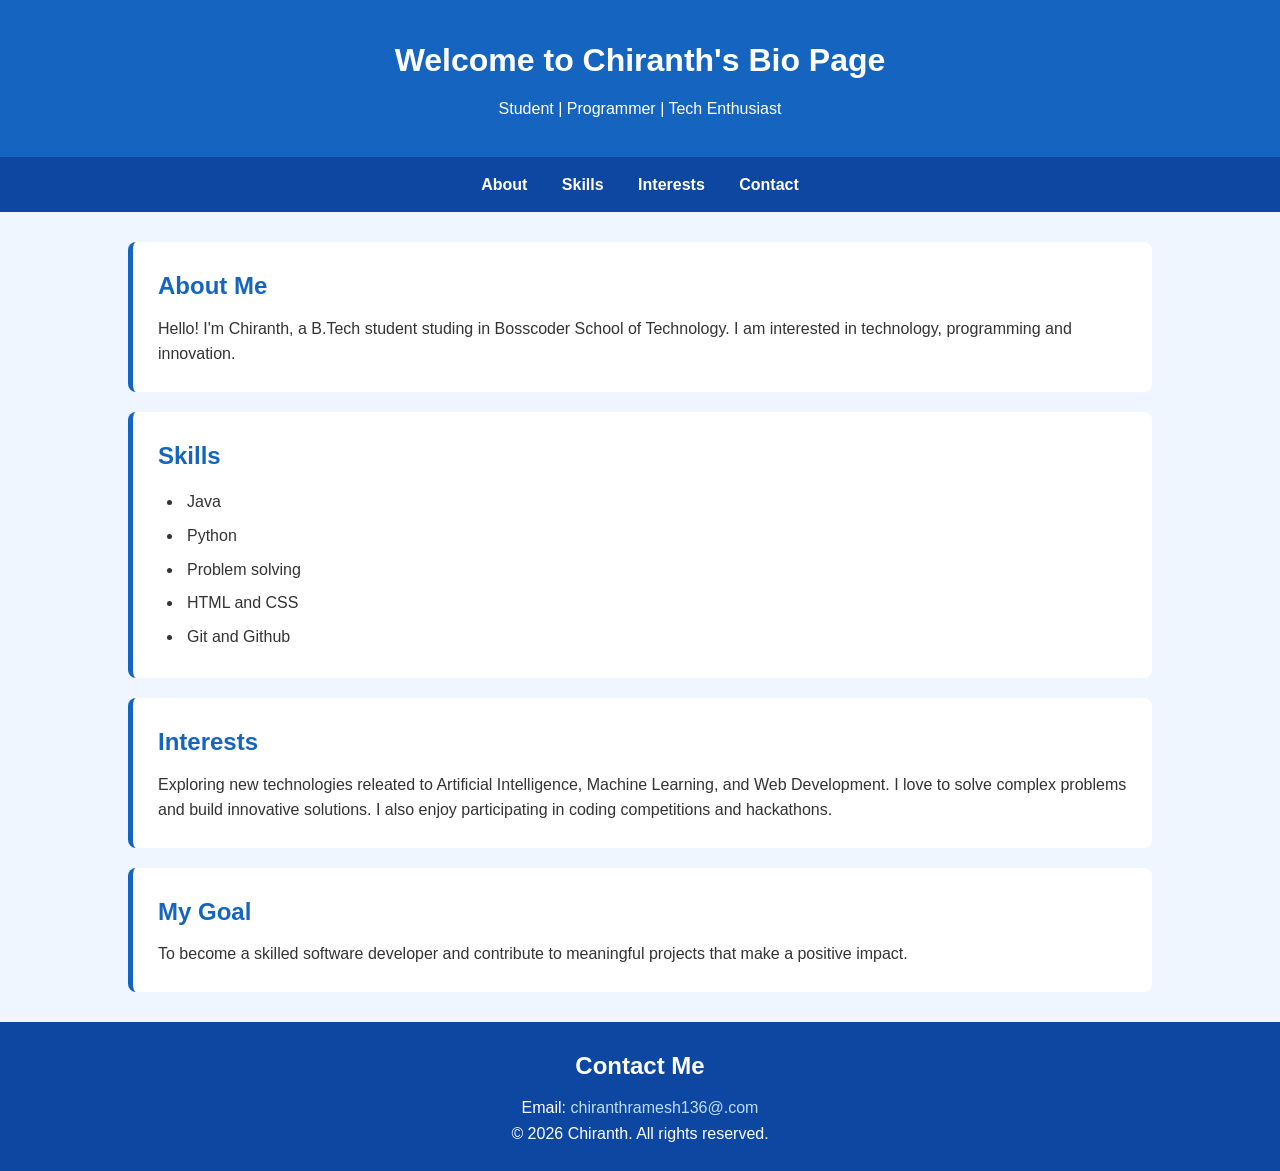
<file: P05-bio-page/index.html>
<!DOCTYPE html>
<html lang="en">

<head>
    <meta charset="UTF-8">
    <meta name="viewport" content="width=device-width, initial-scale=1.0">
    <title>About Me</title>
    <link rel="stylesheet" href="style.css">
</head>

<body>
    <header>
        <h1>Welcome to Chiranth's Bio Page</h1>
        <p>Student | Programmer | Tech Enthusiast</p>
    </header>

    <nav>
        <a href="#about">About</a>
        <a href="#skills">Skills</a>
        <a href="#interests">Interests</a>
        <a href="#contact">Contact</a>
    </nav>

    <main>

        <article id="about">
            <h2>About Me</h2>
            <p>
                Hello! I'm Chiranth, a B.Tech student studing in Bosscoder School of Technology.
                I am interested in technology, programming and innovation.
            </p>
        </article>

        <section id="skills">
            <h2>Skills</h2>
            <ul>
                <li>Java</li>
                <li>Python</li>
                <li>Problem solving</li>
                <li>HTML and CSS</li>
                <li>Git and Github</li>
            </ul>
        </section>

        <section id="interests">
            <h2>Interests</h2>
            <p>
                Exploring new technologies releated to Artificial Intelligence,
                Machine Learning, and Web Development.
                I love to solve complex problems and build innovative solutions.
                I also enjoy participating in coding competitions and hackathons.
            </p>
        </section>

        <aside>
            <h2>My Goal</h2>
            <p>To become a skilled software developer and contribute to meaningful projects that make a positive impact.</p>
        </aside>

    </main>

    <footer id="contact">
        <h2>Contact Me</h2>
        <p>Email: <a href="mailto:chiranthramesh136@.com">chiranthramesh136@.com</a></p>
        <p>&copy; 2026 Chiranth. All rights reserved.</p>
    </footer>

</body>

</html>
</file>
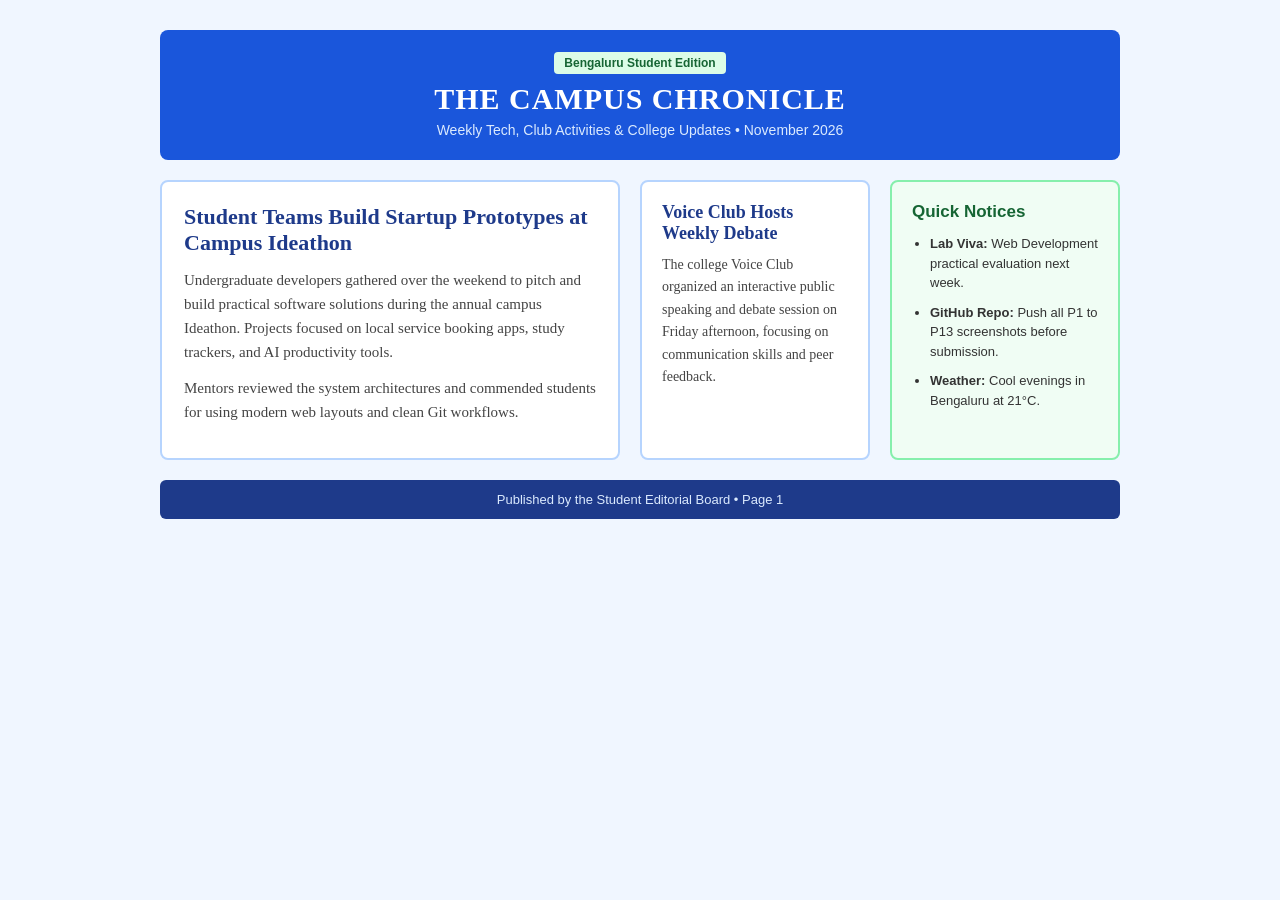
<file: P11-newspaper-grid/index.html>
<!DOCTYPE html>
<html lang="en">

<head>
    <meta charset="UTF-8">
    <meta name="viewport" content="width=device-width, initial-scale=1.0">
    <title>Programme 11 - Newspaper Grid Layout</title>
    <link rel="stylesheet" href="style.css">
</head>

<body>

    <div class="news">
        <header class="head">
            <span class="tag">Bengaluru Student Edition</span>
            <h1>THE CAMPUS CHRONICLE</h1>
            <p>Weekly Tech, Club Activities & College Updates • November 2026</p>
        </header>

        <article class="big">
            <h2>Student Teams Build Startup Prototypes at Campus Ideathon</h2>
            <p>Undergraduate developers gathered over the weekend to pitch and build practical software solutions during
                the annual campus Ideathon. Projects focused on local service booking apps, study trackers, and AI
                productivity tools.</p>
            <p>Mentors reviewed the system architectures and commended students for using modern web layouts and clean
                Git workflows.</p>
        </article>

        <article class="mid">
            <h3>Voice Club Hosts Weekly Debate</h3>
            <p>The college Voice Club organized an interactive public speaking and debate session on Friday afternoon,
                focusing on communication skills and peer feedback.</p>
        </article>

        <aside class="side">
            <h3>Quick Notices</h3>
            <ul>
                <li><strong>Lab Viva:</strong> Web Development practical evaluation next week.</li>
                <li><strong>GitHub Repo:</strong> Push all P1 to P13 screenshots before submission.</li>
                <li><strong>Weather:</strong> Cool evenings in Bengaluru at 21°C.</li>
            </ul>
        </aside>

        <footer class="foot">
            <p>Published by the Student Editorial Board • Page 1</p>
        </footer>
    </div>

</body>

</html>
</file>
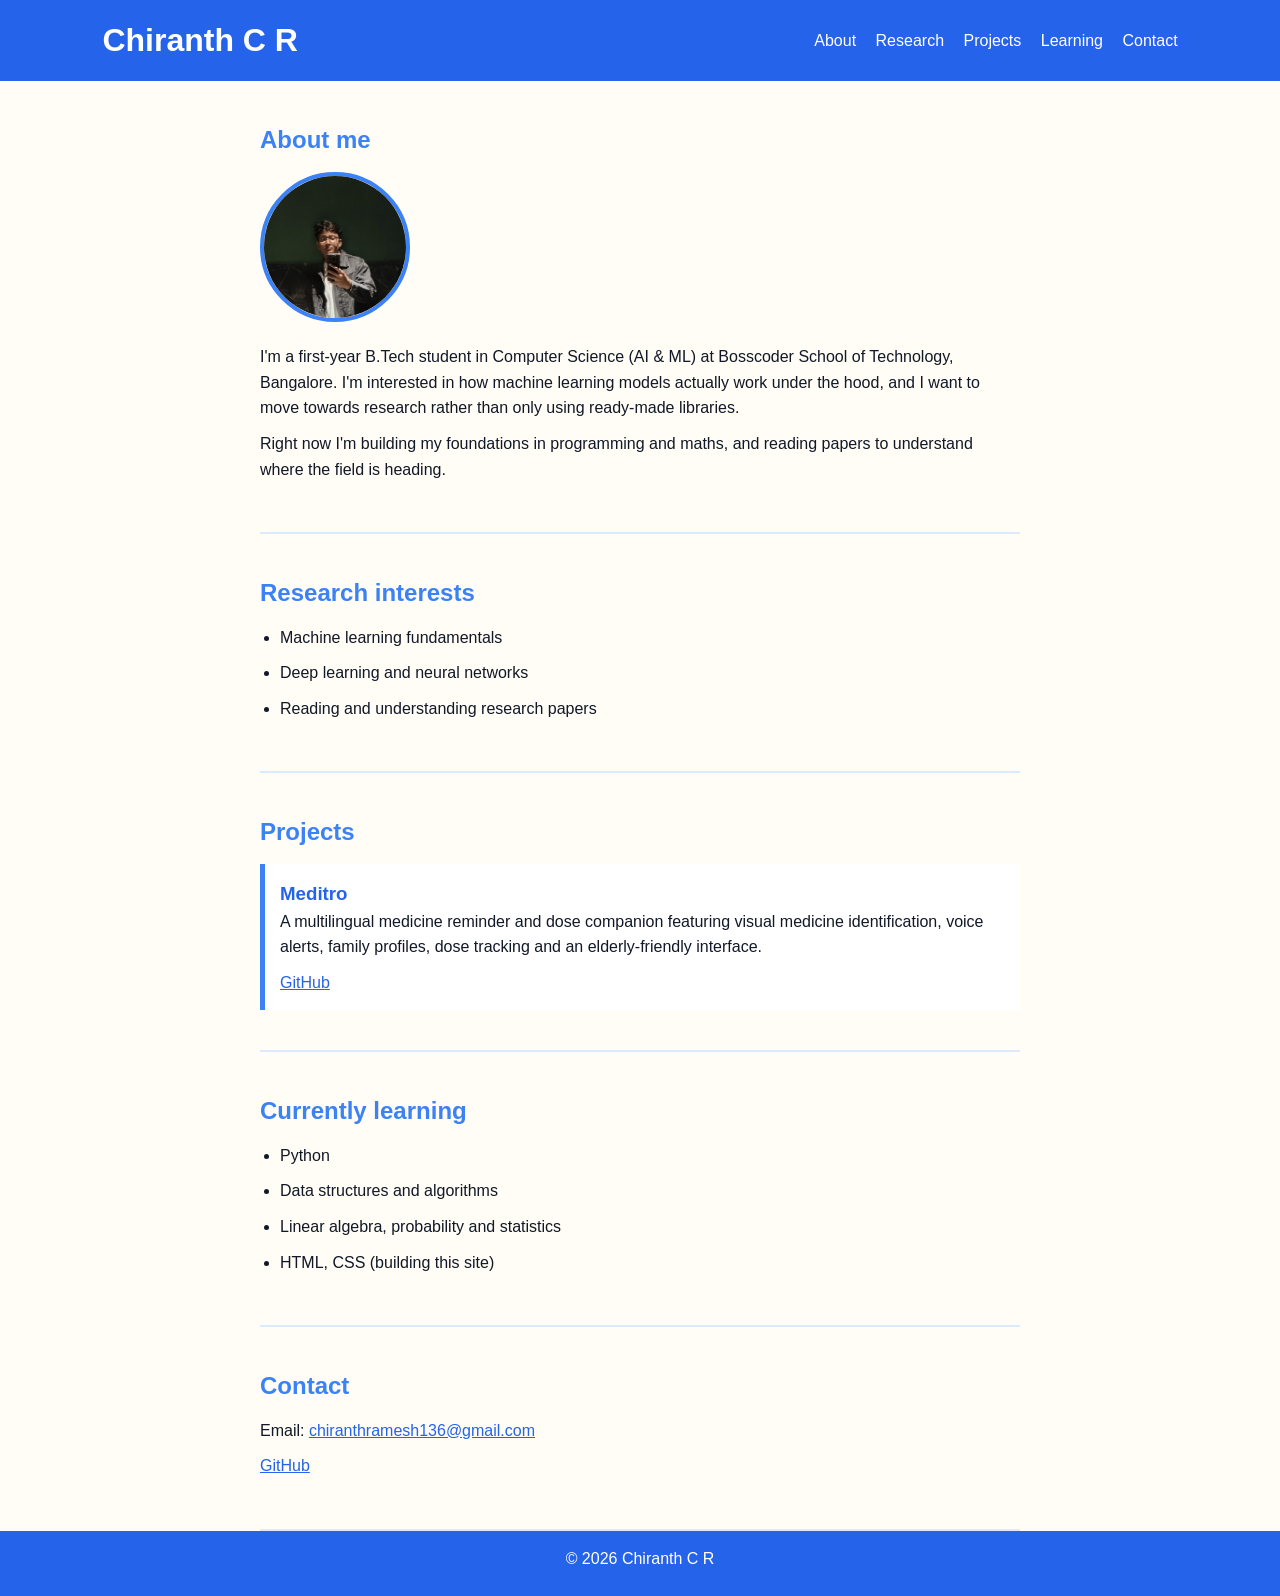
<file: P06-full-portfolio/index1.html>
<!DOCTYPE html>
<html lang="en">

<head>
    <meta charset="UTF-8">
    <meta name="viewport" content="width=device-width, initial-scale=1.0">
    <title>Chiranth C R | Portfolio</title>
    <link rel="stylesheet" href="style1.css">
</head>

<body>

    <header>
        <h1>Chiranth C R</h1>
        <nav>
            <a href="#about">About</a>
            <a href="#research">Research</a>
            <a href="#projects">Projects</a>
            <a href="#learning">Learning</a>
            <a href="#contact">Contact</a>
        </nav>
    </header>

    <main>
        <section id="about">
            <h2>About me</h2>
            <img src="images/me.jpg" alt="Chiranth C R">
            <p>
                I'm a first-year B.Tech student in Computer Science (AI &amp; ML) at
                Bosscoder School of Technology, Bangalore. I'm interested in how
                machine learning models actually work under the hood, and I want to
                move towards research rather than only using ready-made libraries.
            </p>
            <p>
                Right now I'm building my foundations in programming and maths, and
                reading papers to understand where the field is heading.
            </p>
        </section>

        <section id="research">
            <h2>Research interests</h2>
            <ul>
                <li>Machine learning fundamentals</li>
                <li>Deep learning and neural networks</li>
                <li>Reading and understanding research papers</li>
            </ul>
        </section>

        <section id="projects">
            <h2>Projects</h2>

            <article>
                <h3>Meditro</h3>
                <p>
                    A multilingual medicine reminder and dose companion featuring visual medicine identification,
                    voice alerts, family profiles, dose tracking and an elderly-friendly interface.
                </p>
                <a href="https://github.com/Vasilias7/Meditro">GitHub</a>
            </article>
        </section>

        <section id="learning">
            <h2>Currently learning</h2>
            <ul>
                <li>Python</li>
                <li>Data structures and algorithms</li>
                <li>Linear algebra, probability and statistics</li>
                <li>HTML, CSS (building this site)</li>
            </ul>
        </section>

        <section id="contact">
            <h2>Contact</h2>
            <p>Email: <a href="mailto:chiranthramesh136@gmail.com">chiranthramesh136@gmail.com</a></p>
            <p>
                <a href=https://github.com/lightingdecree>GitHub</a>
            </p>
        </section>
    </main>

    <footer>
        <p>&copy; 2026 Chiranth C R</p>
    </footer>

</body>

</html>
</file>
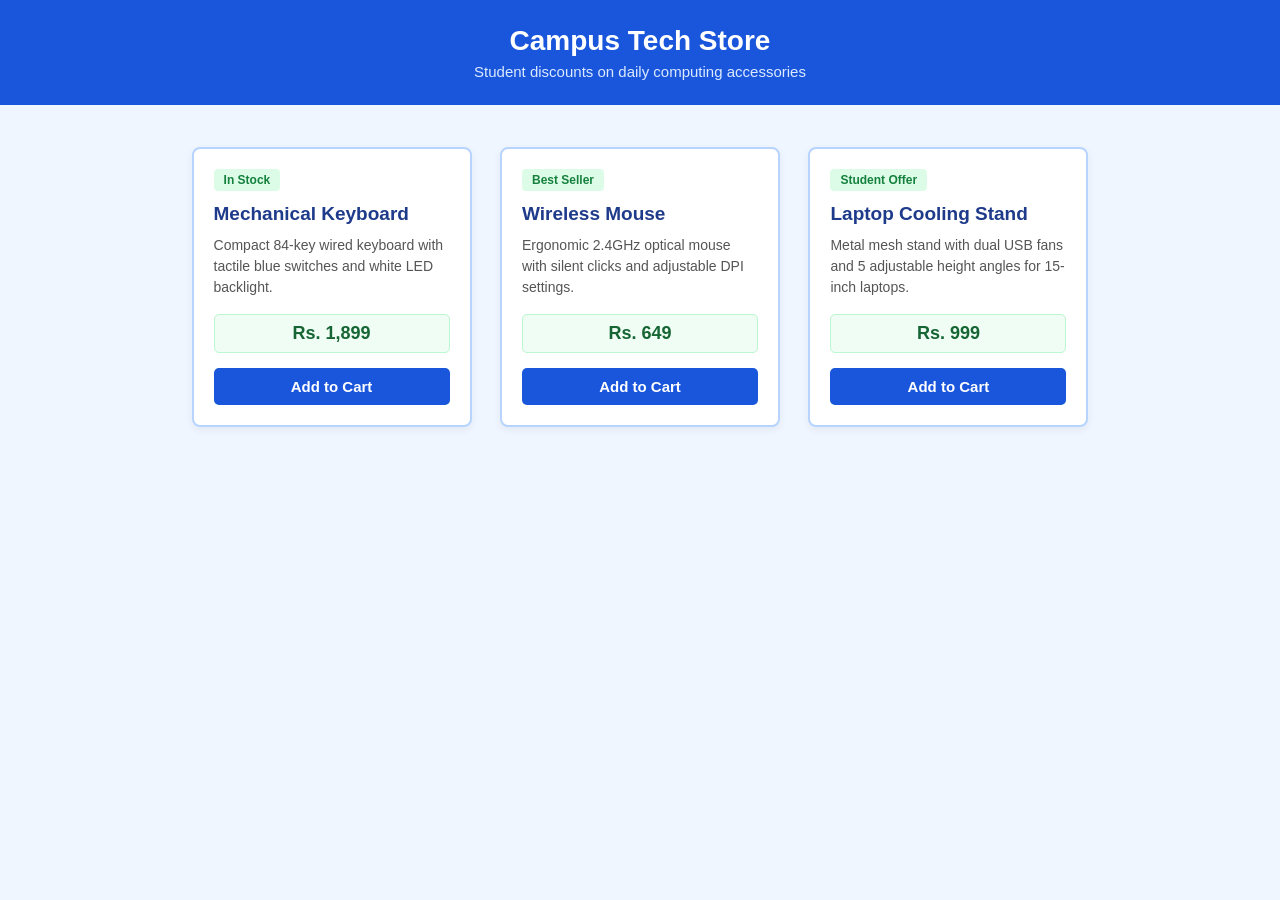
<file: P07-design-tokens/index2.html>
<!DOCTYPE html>
<html lang="en">

<head>
    <meta charset="UTF-8">
    <meta name="viewport" content="width=device-width, initial-scale=1.0">
    <title>Programme 7 - Product Cards</title>
    <link rel="stylesheet" href="style2.css">
</head>

<body>

    <div class="header">
        <h1>Campus Tech Store</h1>
        <p>Student discounts on daily computing accessories</p>
    </div>

    <div class="main-box">

        <div class="card">
            <span class="tag">In Stock</span>
            <h3>Mechanical Keyboard</h3>
            <p class="desc">Compact 84-key wired keyboard with tactile blue switches and white LED backlight.</p>
            <div class="price">Rs. 1,899</div>
            <button class="btn">Add to Cart</button>
        </div>

        <div class="card">
            <span class="tag">Best Seller</span>
            <h3>Wireless Mouse</h3>
            <p class="desc">Ergonomic 2.4GHz optical mouse with silent clicks and adjustable DPI settings.</p>
            <div class="price">Rs. 649</div>
            <button class="btn">Add to Cart</button>
        </div>

        <div class="card">
            <span class="tag">Student Offer</span>
            <h3>Laptop Cooling Stand</h3>
            <p class="desc">Metal mesh stand with dual USB fans and 5 adjustable height angles for 15-inch laptops.</p>
            <div class="price">Rs. 999</div>
            <button class="btn">Add to Cart</button>
        </div>

    </div>

</body>

</html>
</file>
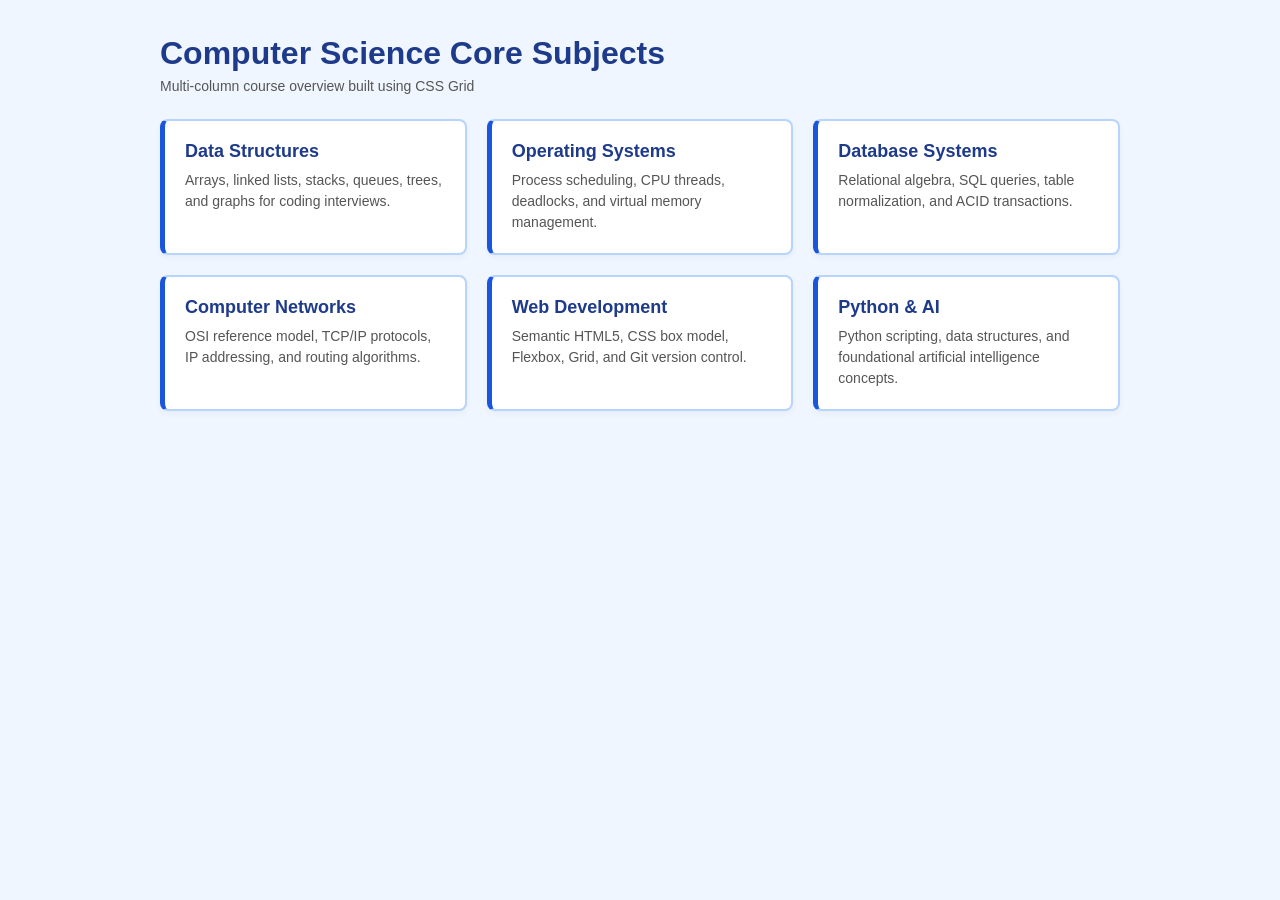
<file: P10-grid-columns/index5.html>
<!DOCTYPE html>
<html lang="en">

<head>
    <meta charset="UTF-8">
    <meta name="viewport" content="width=device-width, initial-scale=1.0">
    <title>Programme 10 - CSS Grid Multi-Column Layout</title>
    <link rel="stylesheet" href="style5.css">
</head>

<body>

    <div class="main">
        <h1>Computer Science Core Subjects</h1>
        <p class="sub">Multi-column course overview built using CSS Grid</p>

        <div class="grid">
            <div class="box">
                <h3>Data Structures</h3>
                <p>Arrays, linked lists, stacks, queues, trees, and graphs for coding interviews.</p>
            </div>

            <div class="box">
                <h3>Operating Systems</h3>
                <p>Process scheduling, CPU threads, deadlocks, and virtual memory management.</p>
            </div>

            <div class="box">
                <h3>Database Systems</h3>
                <p>Relational algebra, SQL queries, table normalization, and ACID transactions.</p>
            </div>

            <div class="box">
                <h3>Computer Networks</h3>
                <p>OSI reference model, TCP/IP protocols, IP addressing, and routing algorithms.</p>
            </div>

            <div class="box">
                <h3>Web Development</h3>
                <p>Semantic HTML5, CSS box model, Flexbox, Grid, and Git version control.</p>
            </div>

            <div class="box">
                <h3>Python & AI</h3>
                <p>Python scripting, data structures, and foundational artificial intelligence concepts.</p>
            </div>
        </div>
    </div>

</body>

</html>
</file>
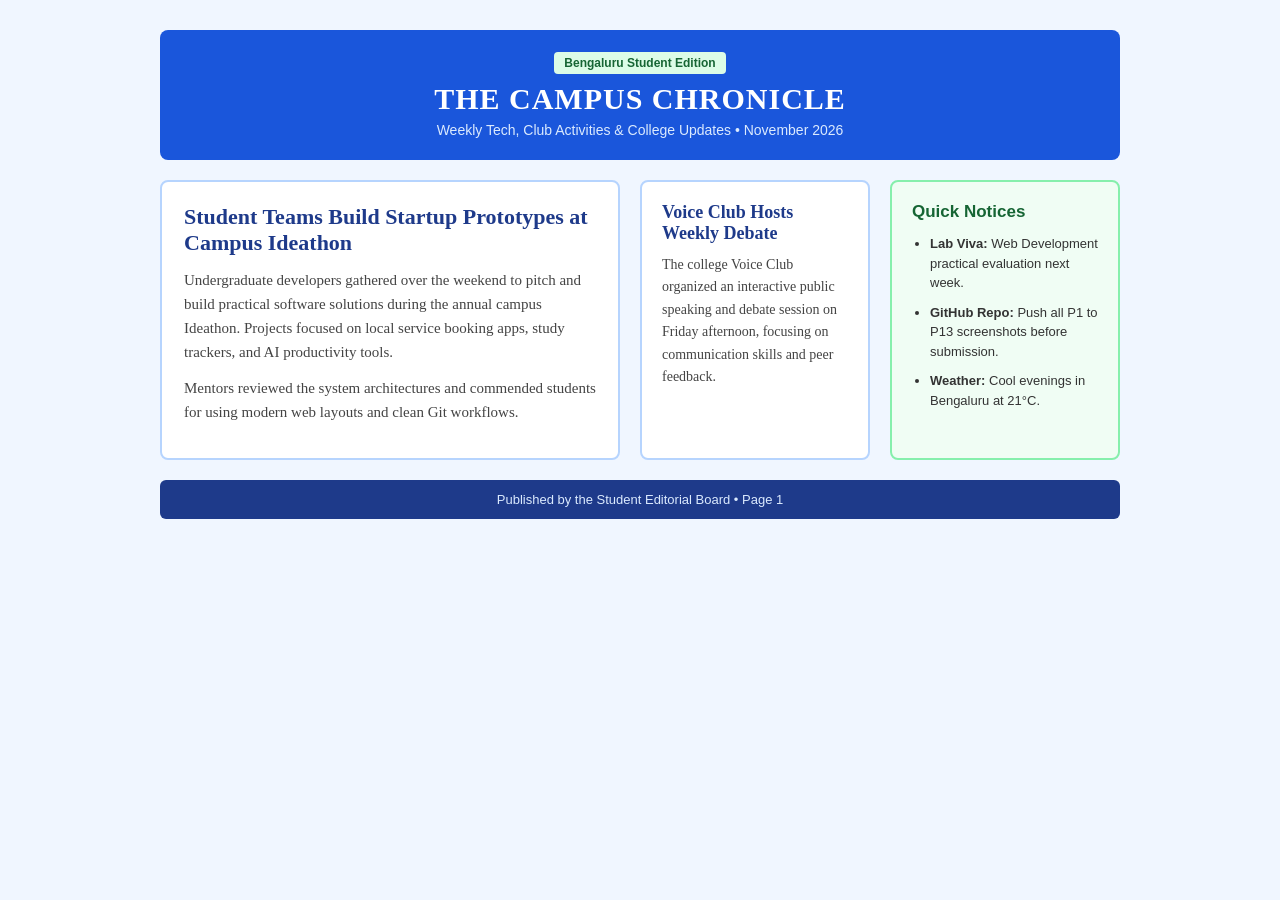
<file: P11-newspaper-grid/index6.html>
<!DOCTYPE html>
<html lang="en">

<head>
    <meta charset="UTF-8">
    <meta name="viewport" content="width=device-width, initial-scale=1.0">
    <title>Programme 11 - Newspaper Grid Layout</title>
    <link rel="stylesheet" href="style6.css">
</head>

<body>

    <div class="news">
        <header class="head">
            <span class="tag">Bengaluru Student Edition</span>
            <h1>THE CAMPUS CHRONICLE</h1>
            <p>Weekly Tech, Club Activities & College Updates • November 2026</p>
        </header>

        <article class="big">
            <h2>Student Teams Build Startup Prototypes at Campus Ideathon</h2>
            <p>Undergraduate developers gathered over the weekend to pitch and build practical software solutions during
                the annual campus Ideathon. Projects focused on local service booking apps, study trackers, and AI
                productivity tools.</p>
            <p>Mentors reviewed the system architectures and commended students for using modern web layouts and clean
                Git workflows.</p>
        </article>

        <article class="mid">
            <h3>Voice Club Hosts Weekly Debate</h3>
            <p>The college Voice Club organized an interactive public speaking and debate session on Friday afternoon,
                focusing on communication skills and peer feedback.</p>
        </article>

        <aside class="side">
            <h3>Quick Notices</h3>
            <ul>
                <li><strong>Lab Viva:</strong> Web Development practical evaluation next week.</li>
                <li><strong>GitHub Repo:</strong> Push all P1 to P13 screenshots before submission.</li>
                <li><strong>Weather:</strong> Cool evenings in Bengaluru at 21°C.</li>
            </ul>
        </aside>

        <footer class="foot">
            <p>Published by the Student Editorial Board • Page 1</p>
        </footer>
    </div>

</body>

</html>
</file>
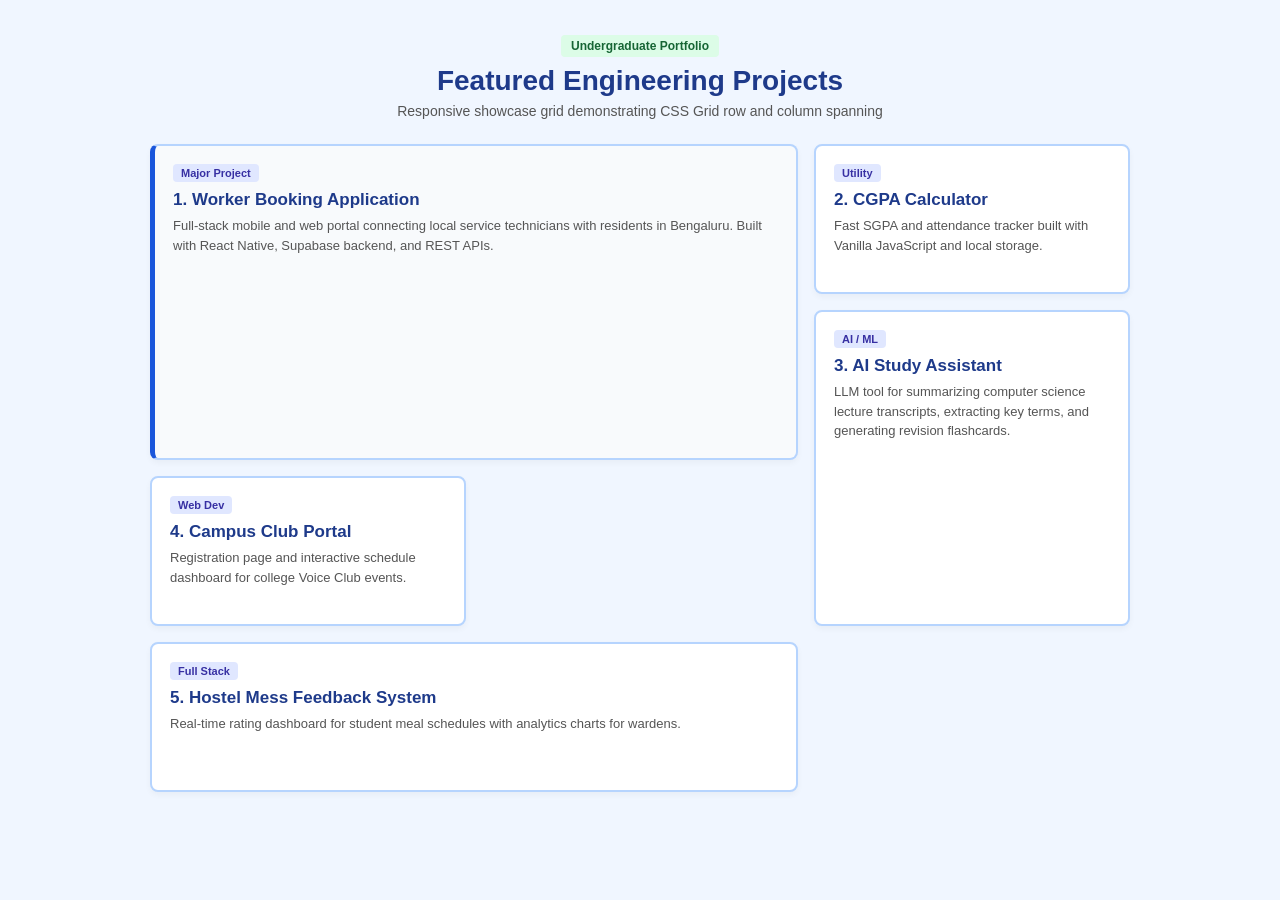
<file: P12-projects-grid/index7.html>
<!DOCTYPE html>
<html lang="en">

<head>
    <meta charset="UTF-8">
    <meta name="viewport" content="width=device-width, initial-scale=1.0">
    <title>Programme 12 - Advanced CSS Grid Spanning</title>
    <link rel="stylesheet" href="style7.css">
</head>

<body>

    <div class="main">
        <div class="header">
            <span class="tag">Undergraduate Portfolio</span>
            <h1>Featured Engineering Projects</h1>
            <p>Responsive showcase grid demonstrating CSS Grid row and column spanning</p>
        </div>

        <div class="grid">
            <!-- Spans 2 columns and 2 rows -->
            <div class="box wide tall featured">
                <span class="badge">Major Project</span>
                <h3>1. Worker Booking Application</h3>
                <p>Full-stack mobile and web portal connecting local service technicians with residents in Bengaluru.
                    Built with React Native, Supabase backend, and REST APIs.</p>
            </div>

            <!-- Regular 1x1 card -->
            <div class="box">
                <span class="badge">Utility</span>
                <h3>2. CGPA Calculator</h3>
                <p>Fast SGPA and attendance tracker built with Vanilla JavaScript and local storage.</p>
            </div>

            <!-- Spans 2 rows vertically -->
            <div class="box tall">
                <span class="badge">AI / ML</span>
                <h3>3. AI Study Assistant</h3>
                <p>LLM tool for summarizing computer science lecture transcripts, extracting key terms, and generating
                    revision flashcards.</p>
            </div>

            <!-- Regular 1x1 card -->
            <div class="box">
                <span class="badge">Web Dev</span>
                <h3>4. Campus Club Portal</h3>
                <p>Registration page and interactive schedule dashboard for college Voice Club events.</p>
            </div>

            <!-- Spans 2 columns horizontally -->
            <div class="box wide">
                <span class="badge">Full Stack</span>
                <h3>5. Hostel Mess Feedback System</h3>
                <p>Real-time rating dashboard for student meal schedules with analytics charts for wardens.</p>
            </div>
        </div>
    </div>

</body>

</html>
</file>
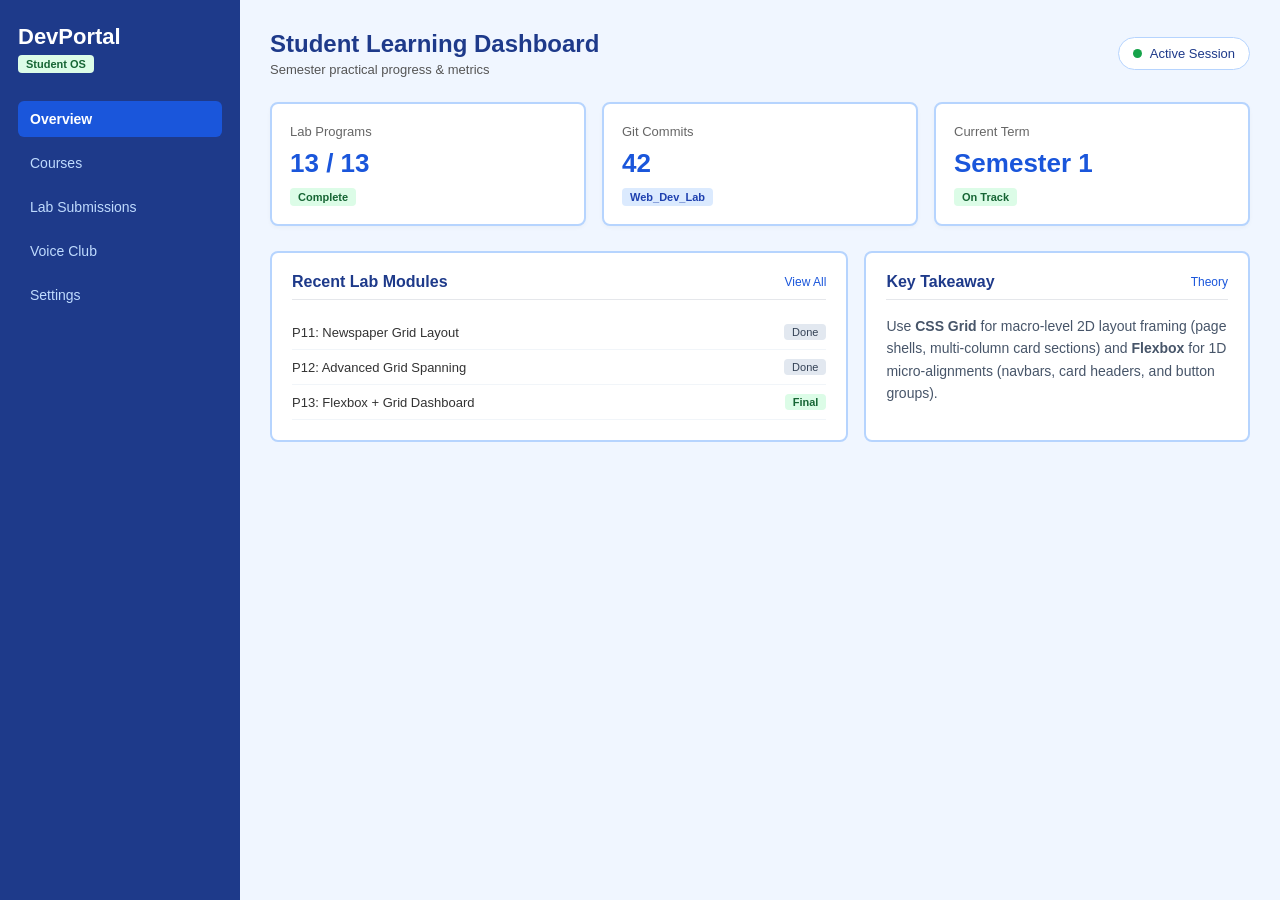
<file: P13-dashboard-layout/index8.html>
<!DOCTYPE html>
<html lang="en">

<head>
    <meta charset="UTF-8">
    <meta name="viewport" content="width=device-width, initial-scale=1.0">
    <title>Programme 13 - Combined Flexbox and Grid Dashboard</title>
    <link rel="stylesheet" href="style8.css">
</head>

<body>

    <!-- Macro layout shell built with CSS Grid -->
    <div class="dashboard">

        <!-- Sidebar Navigation -->
        <aside class="sidebar">
            <div class="brand">
                <h2>DevPortal</h2>
                <span class="badge">Student OS</span>
            </div>
            <nav class="nav-links">
                <a href="#" class="active">Overview</a>
                <a href="#">Courses</a>
                <a href="#">Lab Submissions</a>
                <a href="#">Voice Club</a>
                <a href="#">Settings</a>
            </nav>
        </aside>

        <!-- Main Content Area -->
        <main class="main-content">

            <!-- Header aligned with Flexbox -->
            <header class="top-bar">
                <div>
                    <h1>Student Learning Dashboard</h1>
                    <p>Semester practical progress & metrics</p>
                </div>
                <div class="user-pill">
                    <span class="dot"></span> Active Session
                </div>
            </header>

            <!-- Metric Cards Grid -->
            <section class="stats-grid">
                <div class="stat-card">
                    <span class="stat-label">Lab Programs</span>
                    <h3>13 / 13</h3>
                    <p class="tag green">Complete</p>
                </div>
                <div class="stat-card">
                    <span class="stat-label">Git Commits</span>
                    <h3>42</h3>
                    <p class="tag blue">Web_Dev_Lab</p>
                </div>
                <div class="stat-card">
                    <span class="stat-label">Current Term</span>
                    <h3>Semester 1</h3>
                    <p class="tag green">On Track</p>
                </div>
            </section>

            <!-- Lower Panels Grid -->
            <section class="panels-grid">
                <div class="panel">
                    <div class="panel-header">
                        <h3>Recent Lab Modules</h3>
                        <span class="small-link">View All</span>
                    </div>
                    <ul class="activity-list">
                        <li>
                            <span>P11: Newspaper Grid Layout</span>
                            <span class="pill">Done</span>
                        </li>
                        <li>
                            <span>P12: Advanced Grid Spanning</span>
                            <span class="pill">Done</span>
                        </li>
                        <li>
                            <span>P13: Flexbox + Grid Dashboard</span>
                            <span class="pill active">Final</span>
                        </li>
                    </ul>
                </div>

                <div class="panel">
                    <div class="panel-header">
                        <h3>Key Takeaway</h3>
                        <span class="small-link">Theory</span>
                    </div>
                    <p class="note">
                        Use <strong>CSS Grid</strong> for macro-level 2D layout framing (page shells, multi-column card
                        sections) and <strong>Flexbox</strong> for 1D micro-alignments (navbars, card headers, and
                        button groups).
                    </p>
                </div>
            </section>

        </main>
    </div>

</body>

</html>
</file>
<file: P05-bio-page/style.css>
/* General Styling */
* {
    margin: 0;
    padding: 0;
    box-sizing: border-box;
}

body {
    font-family: Arial, sans-serif;
    background-color: #f0f6ff;
    color: #333;
    line-height: 1.6;
}

/* Header */
header {
    background-color: #1565c0;
    color: white;
    text-align: center;
    padding: 35px;
}

header h1 {
    font-size: 32px;
}

header p {
    margin-top: 10px;
}

/* Navigation */
nav {
    background-color: #0d47a1;
    text-align: center;
    padding: 15px;
}

nav a {
    color: white;
    text-decoration: none;
    margin: 15px;
    font-weight: bold;
}

nav a:hover {
    color: #bbdefb;
}

/* Main Content */
main {
    width: 80%;
    margin: 30px auto;
}

/* Sections */
article,
section,
aside {
    background-color: white;
    padding: 25px;
    margin-bottom: 20px;
    border-radius: 8px;
    border-left: 5px solid #1565c0;
}

/* Headings */
h2 {
    color: #1565c0;
    margin-bottom: 10px;
}

/* Skills List */
ul {
    padding-left: 25px;
}

li {
    padding: 4px;
}

/* Footer */
footer {
    background-color: #0d47a1;
    color: white;
    text-align: center;
    padding: 25px;
}

footer h2 {
    color: white;
}

footer a {
    color: #bbdefb;
    text-decoration: none;
}

footer a:hover {
    text-decoration: underline;
}

/* Responsive Design */
@media (max-width: 600px) {
    main {
        width: 92%;
    }

    nav a {
        display: inline-block;
        margin: 5px;
    }

    header h1 {
        font-size: 24px;
    }
}
</file>
<file: P11-newspaper-grid/style.css>
* {
    box-sizing: border-box;
    margin: 0;
    padding: 0;
}

body {
    font-family: Georgia, serif;
    background-color: #f0f6ff;
    color: #222222;
    padding: 30px 15px;
}

/* 3-column newspaper layout using CSS Grid template areas */
.news {
    max-width: 960px;
    margin: 0 auto;
    display: grid;
    grid-template-columns: 2fr 1fr 1fr;
    grid-template-areas:
        "head head head"
        "big  mid  side"
        "foot foot foot";
    gap: 20px;
}

.head {
    grid-area: head;
    background-color: #1a56db;
    color: #ffffff;
    text-align: center;
    padding: 22px 15px;
    border-radius: 8px;
}

.tag {
    display: inline-block;
    font-family: Arial, sans-serif;
    background-color: #dcfce7;
    color: #166534;
    font-size: 12px;
    font-weight: bold;
    padding: 4px 10px;
    border-radius: 4px;
    margin-bottom: 8px;
}

.head h1 {
    font-size: 30px;
    letter-spacing: 1px;
    margin-bottom: 6px;
}

.head p {
    font-family: Arial, sans-serif;
    font-size: 14px;
    color: #dbeafe;
}

.big {
    grid-area: big;
    background-color: #ffffff;
    padding: 22px;
    border: 2px solid #b6d4fe;
    border-radius: 8px;
}

.big h2 {
    color: #1e3a8a;
    font-size: 22px;
    margin-bottom: 12px;
}

.big p {
    font-size: 15px;
    color: #444444;
    line-height: 1.6;
    margin-bottom: 12px;
}

.mid {
    grid-area: mid;
    background-color: #ffffff;
    padding: 20px;
    border: 2px solid #b6d4fe;
    border-radius: 8px;
}

.mid h3 {
    color: #1e3a8a;
    font-size: 18px;
    margin-bottom: 10px;
}

.mid p {
    font-size: 14px;
    color: #444444;
    line-height: 1.6;
}

.side {
    grid-area: side;
    background-color: #f0fdf4;
    padding: 20px;
    border: 2px solid #86efac;
    border-radius: 8px;
    font-family: Arial, sans-serif;
}

.side h3 {
    color: #166534;
    font-size: 17px;
    margin-bottom: 12px;
}

.side ul {
    padding-left: 18px;
}

.side li {
    font-size: 13px;
    color: #333333;
    line-height: 1.5;
    margin-bottom: 10px;
}

.foot {
    grid-area: foot;
    background-color: #1e3a8a;
    color: #dbeafe;
    text-align: center;
    padding: 12px;
    border-radius: 6px;
    font-family: Arial, sans-serif;
    font-size: 13px;
}

/* stack into 1 column on mobile screens */
@media (max-width: 768px) {
    .news {
        grid-template-columns: 1fr;
        grid-template-areas:
            "head"
            "big"
            "mid"
            "side"
            "foot";
    }
}
</file>
<file: P06-full-portfolio/style1.css>
* {
    box-sizing: border-box;
    margin: 0;
    padding: 0;
}

body {
    font-family: Arial, sans-serif;
    background: #fffdf5;
    color: #111827;
    line-height: 1.6;
}

a {
    color: #2563eb;
}

/* header */
header {
    background: #2563eb;
    color: white;
    padding: 15px 8%;
    display: flex;
    justify-content: space-between;
    align-items: center;
    flex-wrap: wrap;
}

nav a {
    color: white;
    text-decoration: none;
    margin-left: 15px;
}

nav a:hover {
    text-decoration: underline;
}

/* sections */
main {
    max-width: 800px;
    margin: auto;
    padding: 0 20px;
}

section {
    padding: 40px 0;
    border-bottom: 2px solid #dbeafe;
}

h2 {
    color: #3b82f6;
    margin-bottom: 12px;
}

h3 {
    color: #2563eb;
}

p,
li {
    margin-bottom: 10px;
}

ul {
    padding-left: 20px;
}

#about img {
    width: 150px;
    height: 150px;
    object-fit: cover;
    object-position: top;
    border-radius: 50%;
    border: 4px solid #3b82f6;
    margin-bottom: 15px;
}

article {
    background: white;
    border-left: 5px solid #3b82f6;
    padding: 15px;
}

article a {
    margin-right: 12px;
}

/* footer */
footer {
    background: #2563eb;
    color: white;
    text-align: center;
    padding: 15px;
}
</file>
<file: P07-design-tokens/style2.css>
/* keeps padding and border inside the fixed width */
* {
    box-sizing: border-box;
    margin: 0;
    padding: 0;
}

body {
    font-family: Arial, sans-serif;
    background-color: 
#f0f6ff;
    color: 
#222222;
}

/* top blue banner */
.header {
    background-color: 
#1a56db;
    color: white;
    text-align: center;
    padding: 25px 15px;
    margin-bottom: 30px;
}

.header h1 {
    font-size: 28px;
    margin-bottom: 6px;
}

.header p {
    font-size: 15px;
    color: 
#dbeafe;
}

/* wrapper to center the cards */
.main-box {
    max-width: 960px;
    margin: 0 auto;
    text-align: center;
    padding-bottom: 40px;
}

/* CSS Box Model: width + padding + border + margin */
.card {
    display: inline-block;
    width: 280px;
    background-color: white;
    padding: 20px;
    border: 2px solid 
#b6d4fe;
    margin: 12px;
    border-radius: 8px;
    text-align: left;
    vertical-align: top;
    box-shadow: 0 3px 8px rgba(0, 0, 0, 0.06);
}

.card:hover {
    border-color: 
#1a56db;
}

/* light green badge */
.tag {
    display: inline-block;
    background-color: 
#dcfce7;
    color: 
#15803d;
    font-size: 12px;
    font-weight: bold;
    padding: 4px 10px;
    border-radius: 4px;
    margin-bottom: 12px;
}

.card h3 {
    font-size: 19px;
    color: 
#1e3a8a;
    margin-bottom: 10px;
}

.desc {
    font-size: 14px;
    color: 
#555555;
    line-height: 1.5;
    margin-bottom: 16px;
}

/* light green tinted price box */
.price {
    background-color: 
#f0fdf4;
    border: 1px solid 
#bbf7d0;
    color: 
#166534;
    font-size: 18px;
    font-weight: bold;
    padding: 8px 12px;
    border-radius: 5px;
    margin-bottom: 15px;
    text-align: center;
}

.btn {
    width: 100%;
    background-color: 
#1a56db;
    color: white;
    border: none;
    padding: 10px;
    font-size: 15px;
    font-weight: bold;
    border-radius: 5px;
    cursor: pointer;
}

.btn:hover {
    background-color: 
#1545b3;
}
</file>
<file: P10-grid-columns/style5.css>
* {
    box-sizing: border-box;
    margin: 0;
    padding: 0;
}

body {
    font-family: Arial, sans-serif;
    background-color: #f0f6ff;
    color: #222222;
    padding: 35px 15px;
}

.main {
    max-width: 960px;
    margin: 0 auto;
}

.main h1 {
    color: #1e3a8a;
    margin-bottom: 6px;
}

.sub {
    color: #555555;
    font-size: 14px;
    margin-bottom: 25px;
}

/* 3 equal columns using CSS Grid */
.grid {
    display: grid;
    grid-template-columns: repeat(3, 1fr);
    gap: 20px;
}

.box {
    background-color: #ffffff;
    padding: 20px;
    border: 2px solid #b6d4fe;
    border-left: 5px solid #1a56db;
    border-radius: 8px;
    box-shadow: 0 3px 6px rgba(0, 0, 0, 0.04);
}

.box h3 {
    color: #1e3a8a;
    font-size: 18px;
    margin-bottom: 8px;
}

.box p {
    color: #555555;
    font-size: 14px;
    line-height: 1.5;
}

/* responsive breakpoint for phones and tablets */
@media (max-width: 768px) {
    .grid {
        grid-template-columns: 1fr;
    }
}
</file>
<file: P11-newspaper-grid/style6.css>
* {
    box-sizing: border-box;
    margin: 0;
    padding: 0;
}

body {
    font-family: Georgia, serif;
    background-color: #f0f6ff;
    color: #222222;
    padding: 30px 15px;
}

/* 3-column newspaper layout using CSS Grid template areas */
.news {
    max-width: 960px;
    margin: 0 auto;
    display: grid;
    grid-template-columns: 2fr 1fr 1fr;
    grid-template-areas:
        "head head head"
        "big  mid  side"
        "foot foot foot";
    gap: 20px;
}

.head {
    grid-area: head;
    background-color: #1a56db;
    color: #ffffff;
    text-align: center;
    padding: 22px 15px;
    border-radius: 8px;
}

.tag {
    display: inline-block;
    font-family: Arial, sans-serif;
    background-color: #dcfce7;
    color: #166534;
    font-size: 12px;
    font-weight: bold;
    padding: 4px 10px;
    border-radius: 4px;
    margin-bottom: 8px;
}

.head h1 {
    font-size: 30px;
    letter-spacing: 1px;
    margin-bottom: 6px;
}

.head p {
    font-family: Arial, sans-serif;
    font-size: 14px;
    color: #dbeafe;
}

.big {
    grid-area: big;
    background-color: #ffffff;
    padding: 22px;
    border: 2px solid #b6d4fe;
    border-radius: 8px;
}

.big h2 {
    color: #1e3a8a;
    font-size: 22px;
    margin-bottom: 12px;
}

.big p {
    font-size: 15px;
    color: #444444;
    line-height: 1.6;
    margin-bottom: 12px;
}

.mid {
    grid-area: mid;
    background-color: #ffffff;
    padding: 20px;
    border: 2px solid #b6d4fe;
    border-radius: 8px;
}

.mid h3 {
    color: #1e3a8a;
    font-size: 18px;
    margin-bottom: 10px;
}

.mid p {
    font-size: 14px;
    color: #444444;
    line-height: 1.6;
}

.side {
    grid-area: side;
    background-color: #f0fdf4;
    padding: 20px;
    border: 2px solid #86efac;
    border-radius: 8px;
    font-family: Arial, sans-serif;
}

.side h3 {
    color: #166534;
    font-size: 17px;
    margin-bottom: 12px;
}

.side ul {
    padding-left: 18px;
}

.side li {
    font-size: 13px;
    color: #333333;
    line-height: 1.5;
    margin-bottom: 10px;
}

.foot {
    grid-area: foot;
    background-color: #1e3a8a;
    color: #dbeafe;
    text-align: center;
    padding: 12px;
    border-radius: 6px;
    font-family: Arial, sans-serif;
    font-size: 13px;
}

/* stack into 1 column on mobile screens */
@media (max-width: 768px) {
    .news {
        grid-template-columns: 1fr;
        grid-template-areas:
            "head"
            "big"
            "mid"
            "side"
            "foot";
    }
}
</file>
<file: P12-projects-grid/style7.css>
* {
    box-sizing: border-box;
    margin: 0;
    padding: 0;
}

body {
    font-family: Arial, sans-serif;
    background-color: #f0f6ff;
    color: #222222;
    padding: 35px 15px;
}

.main {
    max-width: 980px;
    margin: 0 auto;
}

.header {
    text-align: center;
    margin-bottom: 25px;
}

.tag {
    display: inline-block;
    background-color: #dcfce7;
    color: #166534;
    font-size: 12px;
    font-weight: bold;
    padding: 4px 10px;
    border-radius: 4px;
    margin-bottom: 8px;
}

.header h1 {
    color: #1e3a8a;
    font-size: 28px;
    margin-bottom: 6px;
}

.header p {
    color: #555555;
    font-size: 14px;
}

/* 3-column base grid with explicit row heights */
.grid {
    display: grid;
    grid-template-columns: repeat(3, 1fr);
    grid-auto-rows: 150px;
    gap: 16px;
}

.box {
    background-color: #ffffff;
    border: 2px solid #b6d4fe;
    border-radius: 8px;
    padding: 18px;
    box-shadow: 0 3px 6px rgba(0, 0, 0, 0.04);
    display: flex;
    flex-direction: column;
}

.badge {
    display: inline-block;
    align-self: flex-start;
    background-color: #e0e7ff;
    color: #3730a3;
    font-size: 11px;
    font-weight: bold;
    padding: 3px 8px;
    border-radius: 4px;
    margin-bottom: 8px;
}

.box h3 {
    color: #1e3a8a;
    font-size: 17px;
    margin-bottom: 6px;
}

.box p {
    color: #555555;
    font-size: 13px;
    line-height: 1.5;
}

.featured {
    background-color: #f8fafc;
    border-left: 5px solid #1a56db;
}

/* CSS Grid column and row spanning */
.wide {
    grid-column: span 2;
}

.tall {
    grid-row: span 2;
}

/* Stacks into a single column on small screens */
@media (max-width: 768px) {
    .grid {
        grid-template-columns: 1fr;
        grid-auto-rows: auto;
    }

    .wide,
    .tall {
        grid-column: span 1;
        grid-row: span 1;
    }
}
</file>
<file: P13-dashboard-layout/style8.css>
* {
    box-sizing: border-box;
    margin: 0;
    padding: 0;
}

body {
    font-family: Arial, sans-serif;
    background-color: #f0f6ff;
    color: #222222;
}

/* 1. Macro Layout: CSS Grid 2-column page layout */
.dashboard {
    display: grid;
    grid-template-columns: 240px 1fr;
    min-height: 100vh;
}

/* Sidebar navigation */
.sidebar {
    background-color: #1e3a8a;
    color: #ffffff;
    padding: 24px 18px;
    display: flex;
    flex-direction: column;
}

.brand {
    margin-bottom: 28px;
}

.brand h2 {
    font-size: 22px;
    color: #ffffff;
}

.badge {
    display: inline-block;
    background-color: #dcfce7;
    color: #166534;
    font-size: 11px;
    font-weight: bold;
    padding: 3px 8px;
    border-radius: 4px;
    margin-top: 5px;
}

.nav-links {
    display: flex;
    flex-direction: column;
    gap: 8px;
}

.nav-links a {
    color: #bfdbfe;
    text-decoration: none;
    font-size: 14px;
    padding: 10px 12px;
    border-radius: 6px;
}

.nav-links a.active,
.nav-links a:hover {
    background-color: #1a56db;
    color: #ffffff;
    font-weight: bold;
}

/* Main content container */
.main-content {
    padding: 30px;
}

/* 2. Micro Layout: Flexbox header alignment */
.top-bar {
    display: flex;
    justify-content: space-between;
    align-items: center;
    margin-bottom: 25px;
}

.top-bar h1 {
    font-size: 24px;
    color: #1e3a8a;
}

.top-bar p {
    font-size: 13px;
    color: #555555;
    margin-top: 4px;
}

.user-pill {
    display: flex;
    align-items: center;
    gap: 8px;
    background-color: #ffffff;
    border: 1px solid #b6d4fe;
    padding: 8px 14px;
    border-radius: 20px;
    font-size: 13px;
    color: #1e3a8a;
}

.dot {
    width: 9px;
    height: 9px;
    background-color: #16a34a;
    border-radius: 50%;
}

/* 3. Stats Section: 3-column CSS Grid */
.stats-grid {
    display: grid;
    grid-template-columns: repeat(3, 1fr);
    gap: 16px;
    margin-bottom: 25px;
}

.stat-card {
    background-color: #ffffff;
    border: 2px solid #b6d4fe;
    border-radius: 8px;
    padding: 18px;
    box-shadow: 0 2px 4px rgba(0, 0, 0, 0.03);
}

.stat-label {
    font-size: 13px;
    color: #666666;
}

.stat-card h3 {
    font-size: 26px;
    color: #1a56db;
    margin: 8px 0;
}

.tag {
    display: inline-block;
    font-size: 11px;
    font-weight: bold;
    padding: 3px 8px;
    border-radius: 4px;
}

.tag.green {
    background-color: #dcfce7;
    color: #166534;
}

.tag.blue {
    background-color: #dbeafe;
    color: #1e40af;
}

/* 4. Lower Panels: 2-column CSS Grid */
.panels-grid {
    display: grid;
    grid-template-columns: 1.5fr 1fr;
    gap: 16px;
}

.panel {
    background-color: #ffffff;
    border: 2px solid #b6d4fe;
    border-radius: 8px;
    padding: 20px;
}

/* Flexbox card header */
.panel-header {
    display: flex;
    justify-content: space-between;
    align-items: center;
    margin-bottom: 15px;
    padding-bottom: 8px;
    border-bottom: 1px solid #e5e7eb;
}

.panel-header h3 {
    font-size: 16px;
    color: #1e3a8a;
}

.small-link {
    font-size: 12px;
    color: #1a56db;
}

.activity-list {
    list-style: none;
}

.activity-list li {
    display: flex;
    justify-content: space-between;
    align-items: center;
    padding: 9px 0;
    border-bottom: 1px solid #f1f5f9;
    font-size: 13px;
    color: #333333;
}

.pill {
    font-size: 11px;
    padding: 2px 8px;
    border-radius: 4px;
    background-color: #e2e8f0;
    color: #334155;
}

.pill.active {
    background-color: #dcfce7;
    color: #166534;
    font-weight: bold;
}

.note {
    font-size: 14px;
    line-height: 1.6;
    color: #475569;
}

/* Mobile responsive */
@media (max-width: 800px) {
    .dashboard {
        grid-template-columns: 1fr;
    }

    .stats-grid,
    .panels-grid {
        grid-template-columns: 1fr;
    }
}
</file>
